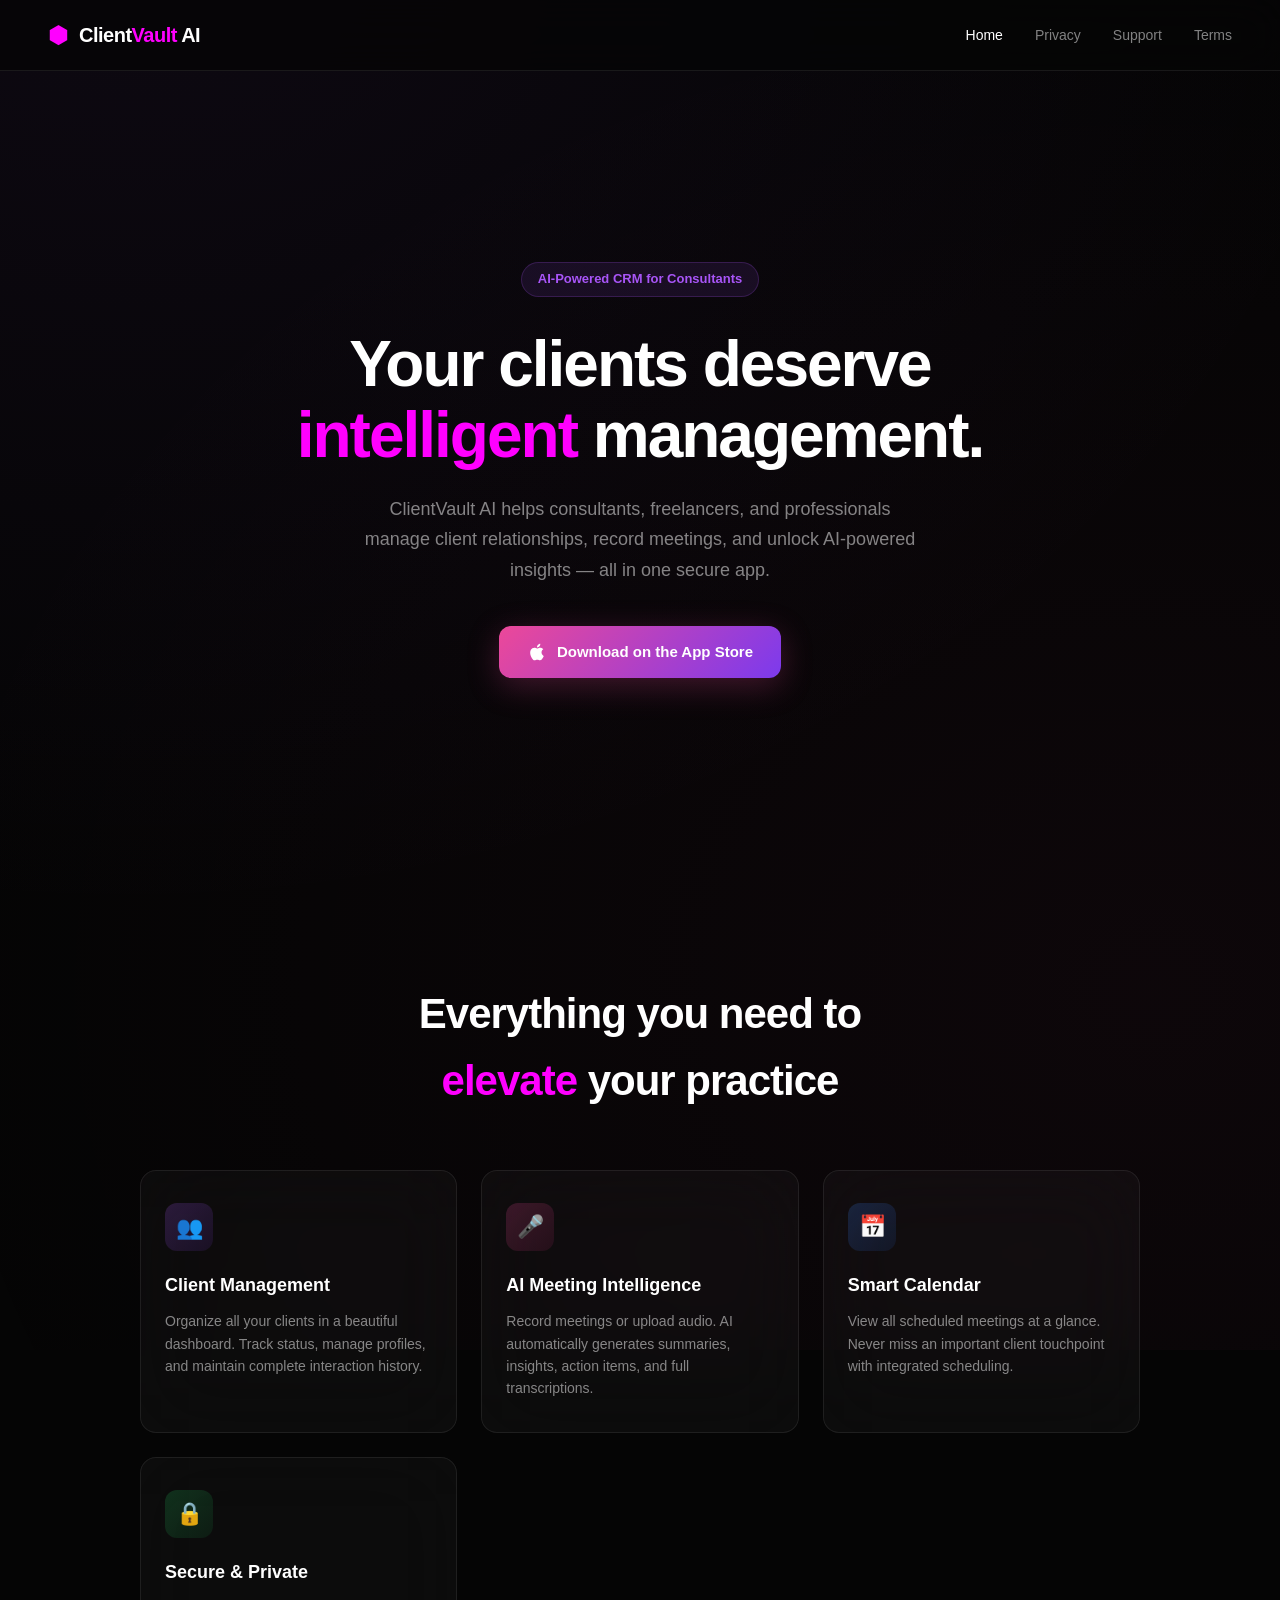
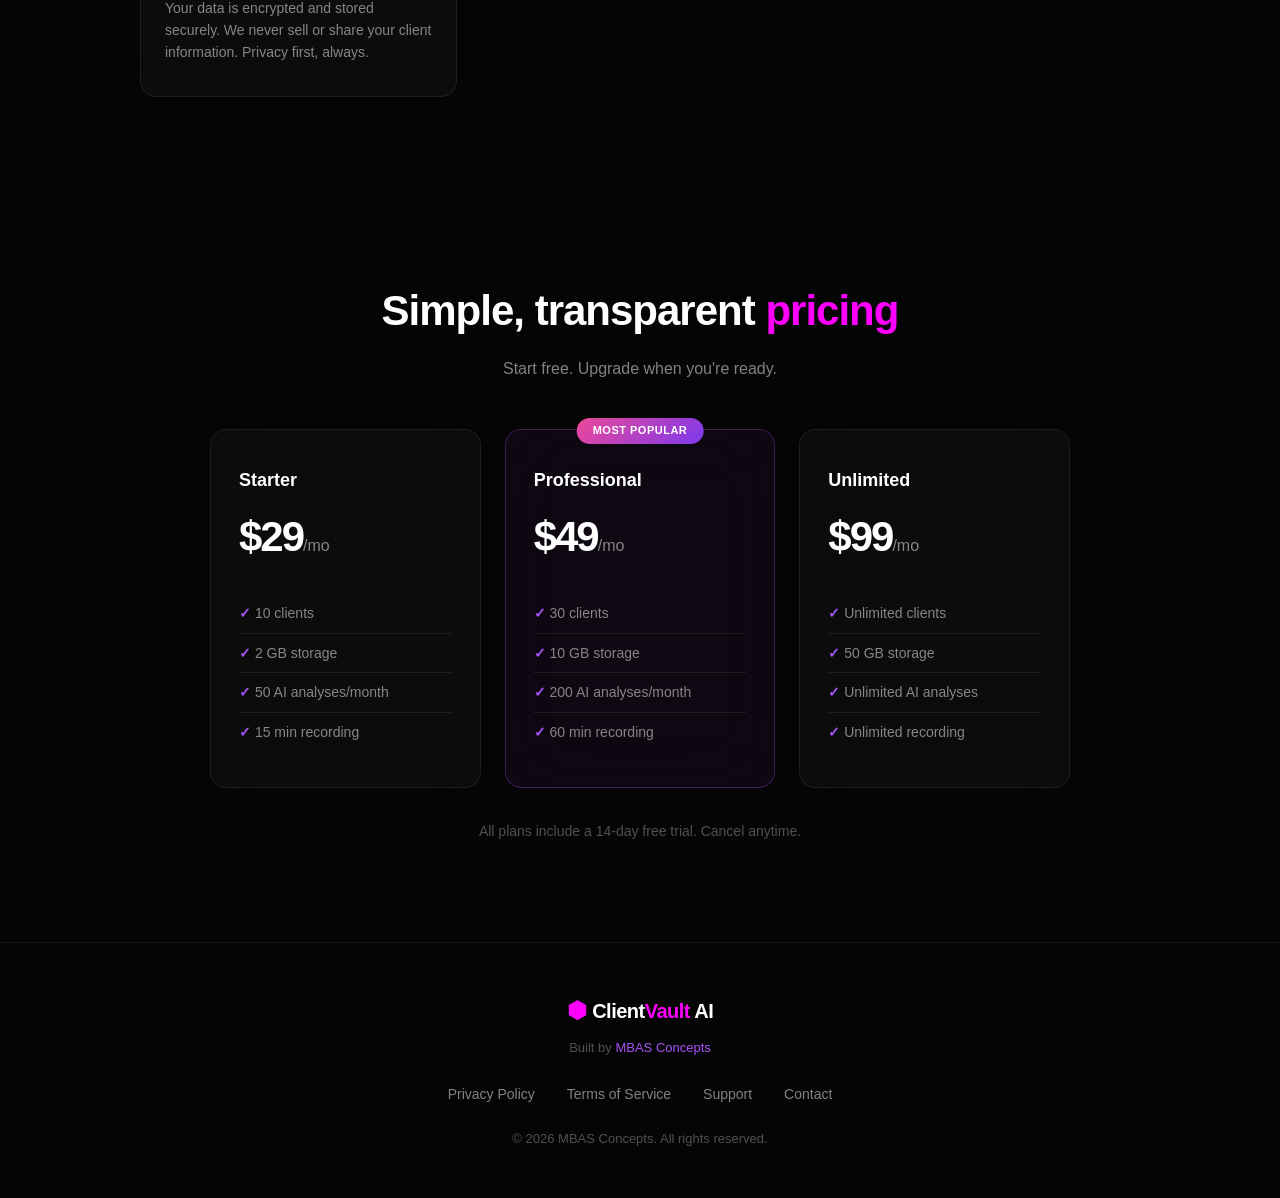
<file: index.html>
<!DOCTYPE html>
<html lang="en">
<head>
    <meta charset="UTF-8">
    <meta name="viewport" content="width=device-width, initial-scale=1.0">
    <title>ClientVault AI — AI-Powered Client Management</title>
    <link rel="stylesheet" href="style.css">
    <link rel="icon" type="image/png" href="favicon.png">
</head>
<body>
    <nav class="navbar">
        <div class="nav-brand">
            <span class="logo-icon">&#x2B22;</span>
            <span class="logo-text">Client<span class="accent">Vault</span> AI</span>
        </div>
        <div class="nav-links">
            <a href="index.html" class="active">Home</a>
            <a href="privacy.html">Privacy</a>
            <a href="support.html">Support</a>
            <a href="terms.html">Terms</a>
        </div>
    </nav>

    <main>
        <section class="hero">
            <div class="hero-content">
                <div class="badge">AI-Powered CRM for Consultants</div>
                <h1>Your clients deserve<br><span class="accent">intelligent</span> management.</h1>
                <p class="hero-subtitle">ClientVault AI helps consultants, freelancers, and professionals manage client relationships, record meetings, and unlock AI-powered insights — all in one secure app.</p>
                <div class="hero-buttons">
                    <a href="https://apps.apple.com/app/clientvault-ai/id6759157406" class="btn btn-primary">
                        <svg width="20" height="20" viewBox="0 0 24 24" fill="currentColor"><path d="M18.71 19.5c-.83 1.24-1.71 2.45-3.05 2.47-1.34.03-1.77-.79-3.29-.79-1.53 0-2 .77-3.27.82-1.31.05-2.3-1.32-3.14-2.53C4.25 17 2.94 12.45 4.7 9.39c.87-1.52 2.43-2.48 4.12-2.51 1.28-.02 2.5.87 3.29.87.78 0 2.26-1.07 3.8-.91.65.03 2.47.26 3.64 1.98-.09.06-2.17 1.28-2.15 3.81.03 3.02 2.65 4.03 2.68 4.04-.03.07-.42 1.44-1.38 2.83M13 3.5c.73-.83 1.94-1.46 2.94-1.5.13 1.17-.34 2.35-1.04 3.19-.69.85-1.83 1.51-2.95 1.42-.15-1.15.41-2.35 1.05-3.11z"/></svg>
                        Download on the App Store
                    </a>
                </div>
            </div>
        </section>

        <section class="features">
            <h2>Everything you need to<br><span class="accent">elevate</span> your practice</h2>
            <div class="features-grid">
                <div class="feature-card glass">
                    <div class="feature-icon" style="background: linear-gradient(135deg, rgba(168,85,247,0.2), rgba(124,58,237,0.1));">
                        <span>&#x1F465;</span>
                    </div>
                    <h3>Client Management</h3>
                    <p>Organize all your clients in a beautiful dashboard. Track status, manage profiles, and maintain complete interaction history.</p>
                </div>
                <div class="feature-card glass">
                    <div class="feature-icon" style="background: linear-gradient(135deg, rgba(236,72,153,0.2), rgba(219,39,119,0.1));">
                        <span>&#x1F3A4;</span>
                    </div>
                    <h3>AI Meeting Intelligence</h3>
                    <p>Record meetings or upload audio. AI automatically generates summaries, insights, action items, and full transcriptions.</p>
                </div>
                <div class="feature-card glass">
                    <div class="feature-icon" style="background: linear-gradient(135deg, rgba(59,130,246,0.2), rgba(37,99,235,0.1));">
                        <span>&#x1F4C5;</span>
                    </div>
                    <h3>Smart Calendar</h3>
                    <p>View all scheduled meetings at a glance. Never miss an important client touchpoint with integrated scheduling.</p>
                </div>
                <div class="feature-card glass">
                    <div class="feature-icon" style="background: linear-gradient(135deg, rgba(34,197,94,0.2), rgba(22,163,74,0.1));">
                        <span>&#x1F512;</span>
                    </div>
                    <h3>Secure & Private</h3>
                    <p>Your data is encrypted and stored securely. We never sell or share your client information. Privacy first, always.</p>
                </div>
            </div>
        </section>

        <section class="pricing">
            <h2>Simple, transparent <span class="accent">pricing</span></h2>
            <p class="pricing-subtitle">Start free. Upgrade when you're ready.</p>
            <div class="pricing-grid">
                <div class="pricing-card glass">
                    <h3>Starter</h3>
                    <div class="price">$29<span>/mo</span></div>
                    <ul>
                        <li>10 clients</li>
                        <li>2 GB storage</li>
                        <li>50 AI analyses/month</li>
                        <li>15 min recording</li>
                    </ul>
                </div>
                <div class="pricing-card glass popular">
                    <div class="popular-badge">Most Popular</div>
                    <h3>Professional</h3>
                    <div class="price">$49<span>/mo</span></div>
                    <ul>
                        <li>30 clients</li>
                        <li>10 GB storage</li>
                        <li>200 AI analyses/month</li>
                        <li>60 min recording</li>
                    </ul>
                </div>
                <div class="pricing-card glass">
                    <h3>Unlimited</h3>
                    <div class="price">$99<span>/mo</span></div>
                    <ul>
                        <li>Unlimited clients</li>
                        <li>50 GB storage</li>
                        <li>Unlimited AI analyses</li>
                        <li>Unlimited recording</li>
                    </ul>
                </div>
            </div>
            <p class="trial-note">All plans include a 14-day free trial. Cancel anytime.</p>
        </section>
    </main>

    <footer>
        <div class="footer-content">
            <div class="footer-brand">
                <span class="logo-icon">&#x2B22;</span>
                <span class="logo-text">Client<span class="accent">Vault</span> AI</span>
                <p class="footer-byline">Built by <a href="https://mbas-concepts.com" target="_blank">MBAS Concepts</a></p>
            </div>
            <div class="footer-links">
                <a href="privacy.html">Privacy Policy</a>
                <a href="terms.html">Terms of Service</a>
                <a href="support.html">Support</a>
                <a href="mailto:admin@mbas-concepts.com">Contact</a>
            </div>
            <p class="copyright">&copy; 2026 MBAS Concepts. All rights reserved.</p>
        </div>
    </footer>
</body>
</html>
</file>
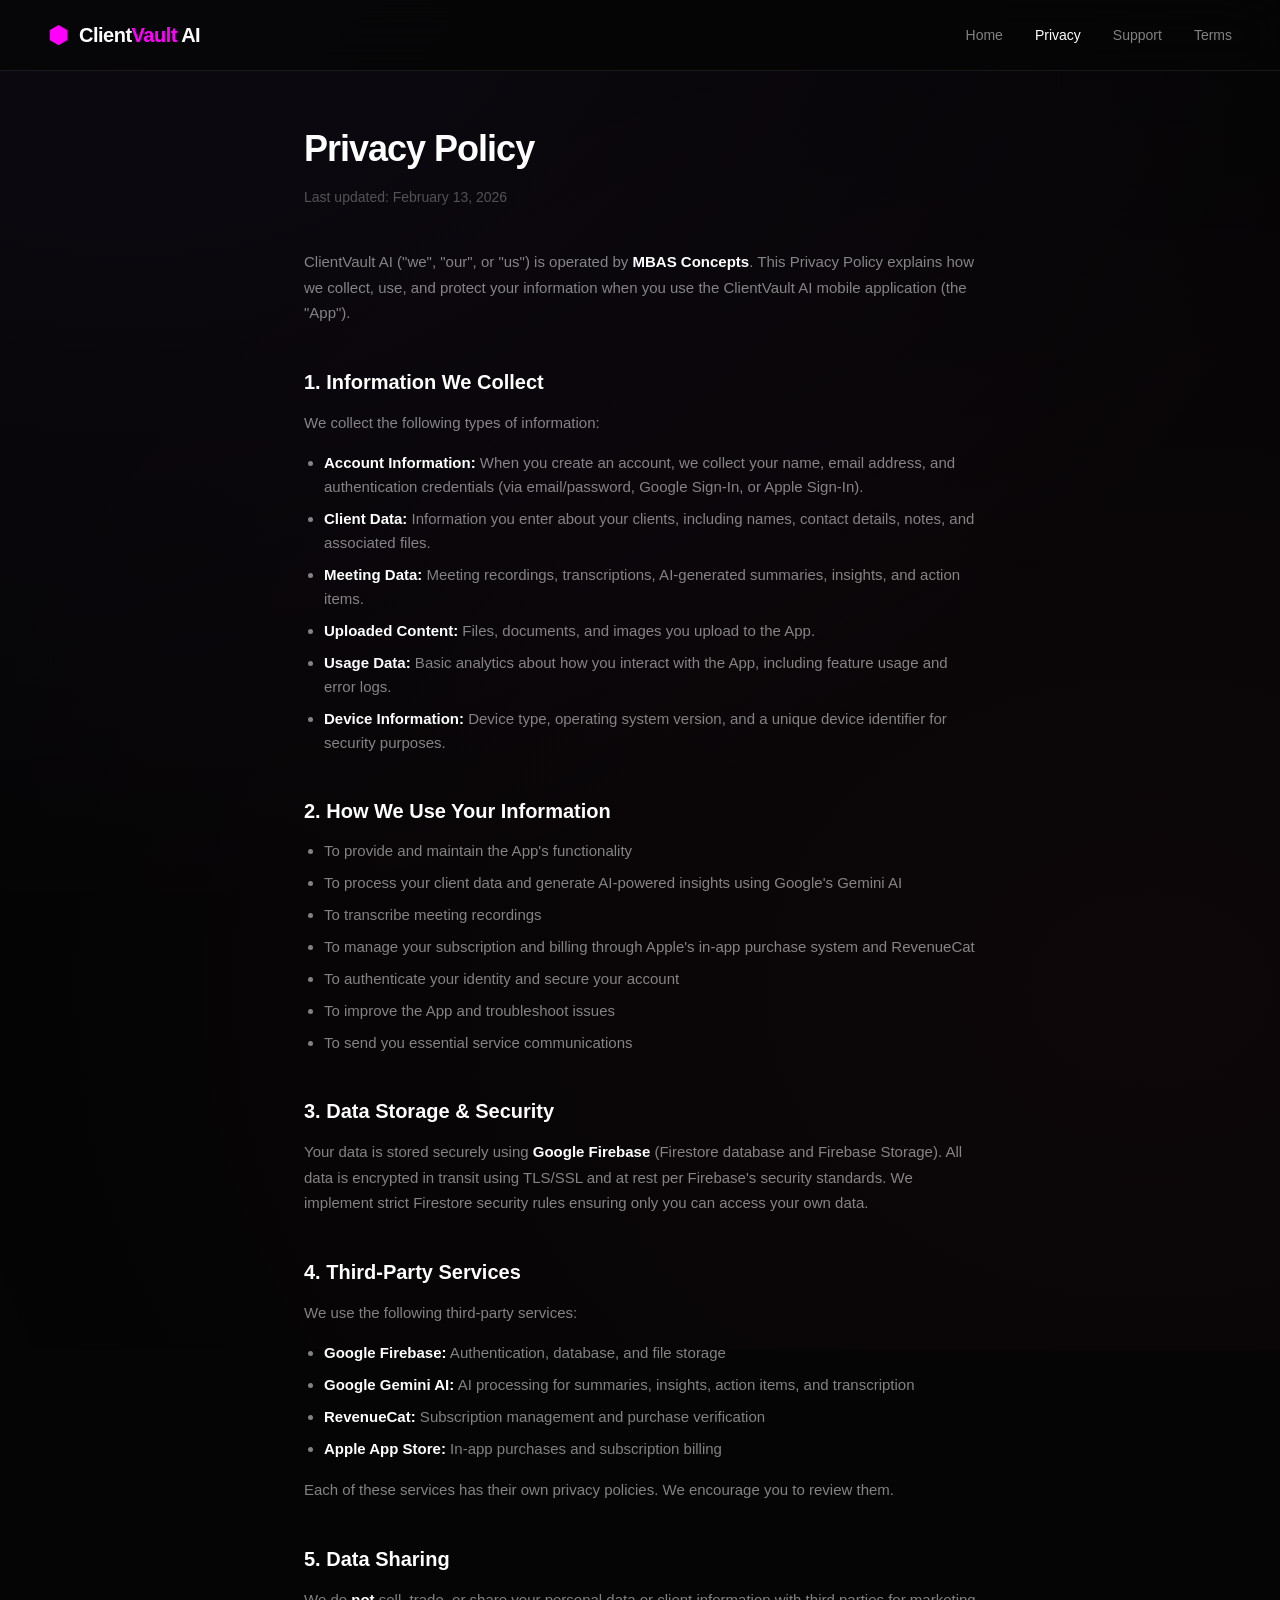
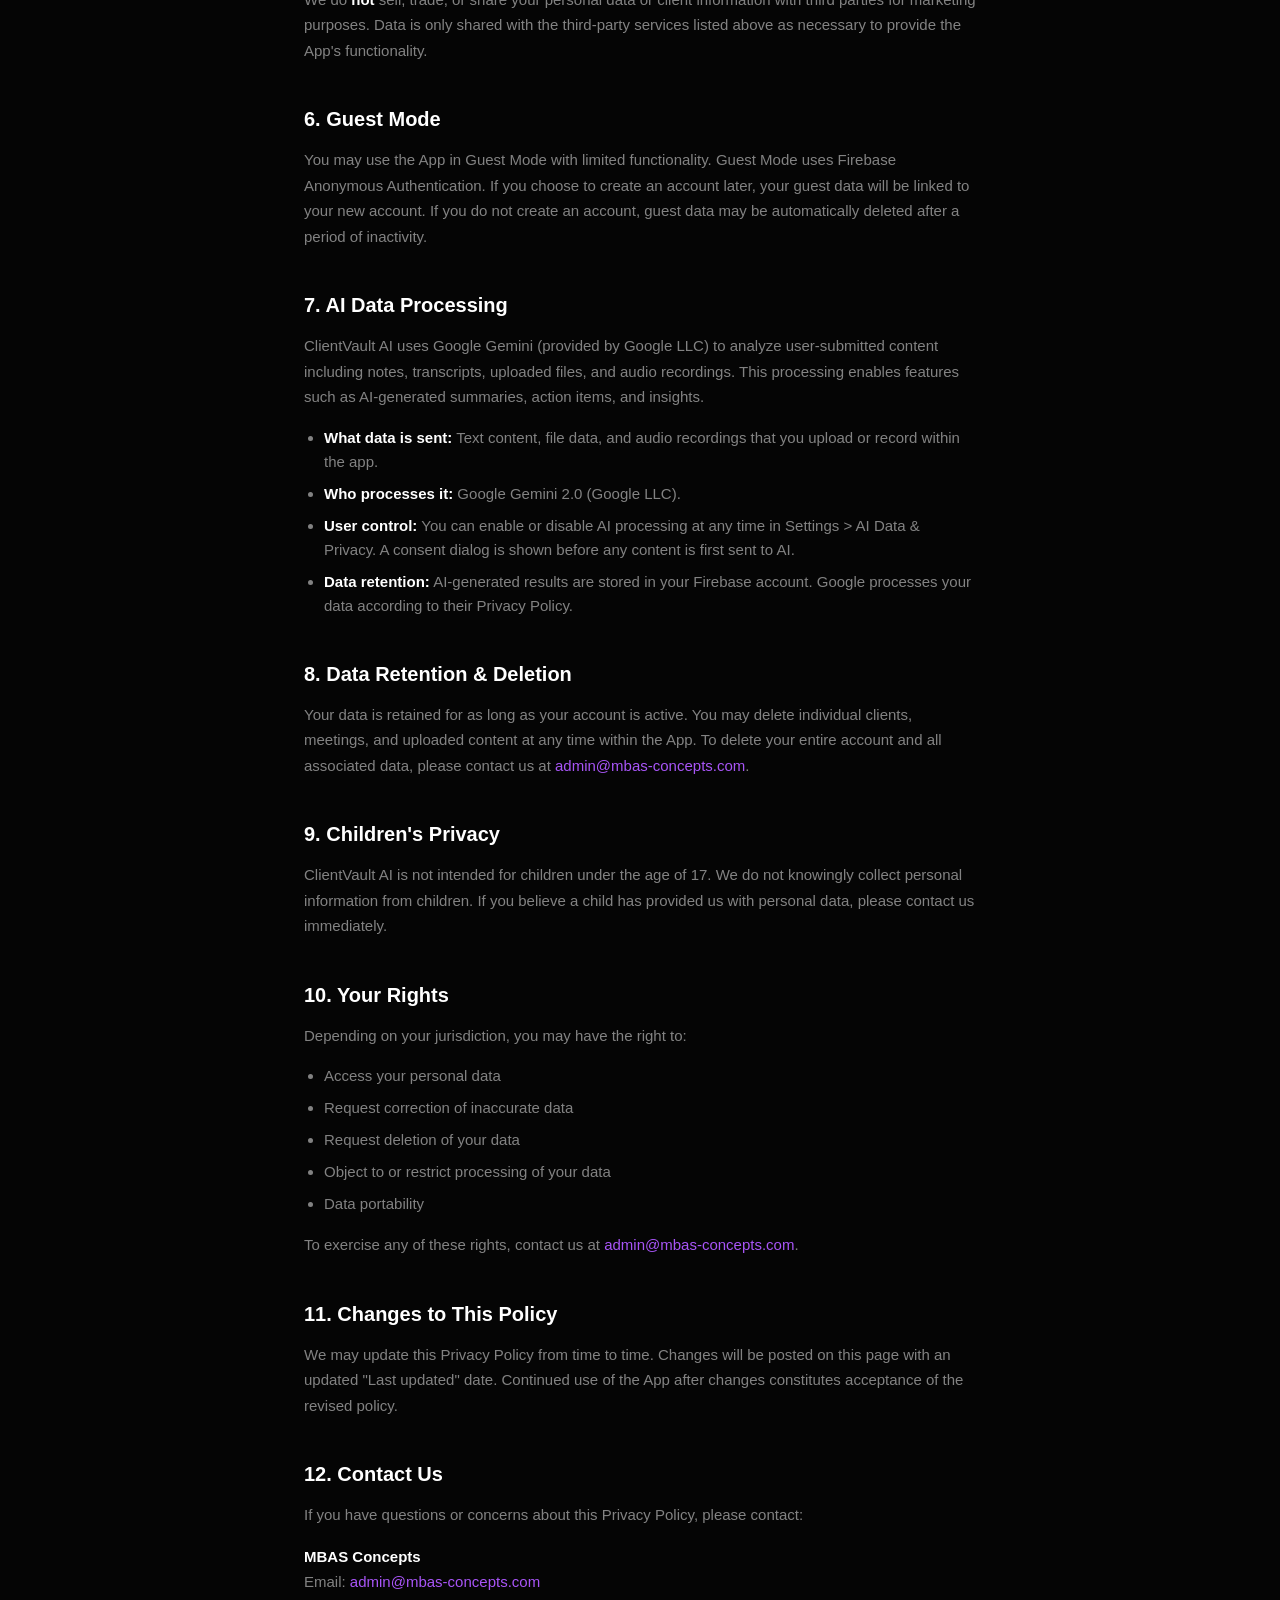
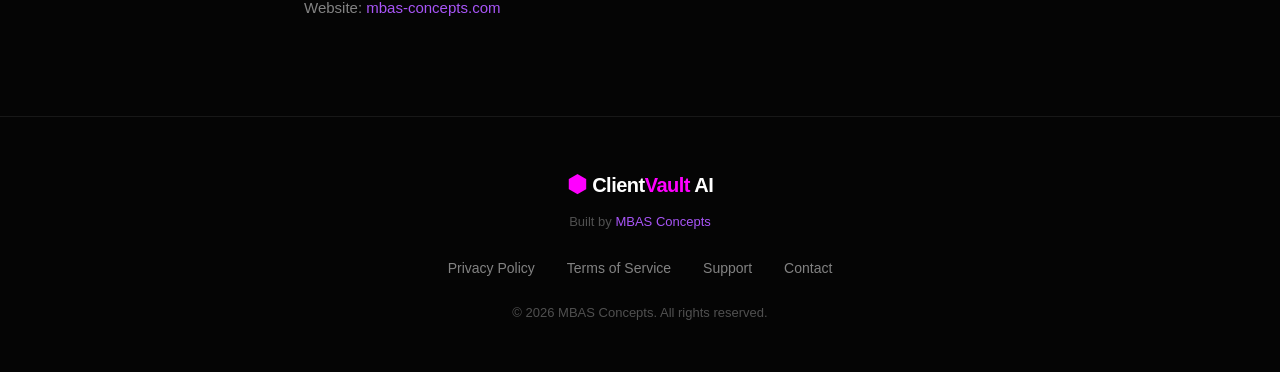
<file: privacy.html>
<!DOCTYPE html>
<html lang="en">
<head>
    <meta charset="UTF-8">
    <meta name="viewport" content="width=device-width, initial-scale=1.0">
    <title>Privacy Policy — ClientVault AI</title>
    <link rel="stylesheet" href="style.css">
    <link rel="icon" type="image/png" href="favicon.png">
</head>
<body>
    <nav class="navbar">
        <div class="nav-brand">
            <a href="index.html" style="display:flex;align-items:center;gap:10px;text-decoration:none;color:inherit;">
                <span class="logo-icon">&#x2B22;</span>
                <span class="logo-text">Client<span class="accent">Vault</span> AI</span>
            </a>
        </div>
        <div class="nav-links">
            <a href="index.html">Home</a>
            <a href="privacy.html" class="active">Privacy</a>
            <a href="support.html">Support</a>
            <a href="terms.html">Terms</a>
        </div>
    </nav>

    <div class="page-content">
        <h1>Privacy Policy</h1>
        <p class="date">Last updated: February 13, 2026</p>

        <p>ClientVault AI ("we", "our", or "us") is operated by <strong>MBAS Concepts</strong>. This Privacy Policy explains how we collect, use, and protect your information when you use the ClientVault AI mobile application (the "App").</p>

        <h2>1. Information We Collect</h2>
        <p>We collect the following types of information:</p>
        <ul>
            <li><strong>Account Information:</strong> When you create an account, we collect your name, email address, and authentication credentials (via email/password, Google Sign-In, or Apple Sign-In).</li>
            <li><strong>Client Data:</strong> Information you enter about your clients, including names, contact details, notes, and associated files.</li>
            <li><strong>Meeting Data:</strong> Meeting recordings, transcriptions, AI-generated summaries, insights, and action items.</li>
            <li><strong>Uploaded Content:</strong> Files, documents, and images you upload to the App.</li>
            <li><strong>Usage Data:</strong> Basic analytics about how you interact with the App, including feature usage and error logs.</li>
            <li><strong>Device Information:</strong> Device type, operating system version, and a unique device identifier for security purposes.</li>
        </ul>

        <h2>2. How We Use Your Information</h2>
        <ul>
            <li>To provide and maintain the App's functionality</li>
            <li>To process your client data and generate AI-powered insights using Google's Gemini AI</li>
            <li>To transcribe meeting recordings</li>
            <li>To manage your subscription and billing through Apple's in-app purchase system and RevenueCat</li>
            <li>To authenticate your identity and secure your account</li>
            <li>To improve the App and troubleshoot issues</li>
            <li>To send you essential service communications</li>
        </ul>

        <h2>3. Data Storage & Security</h2>
        <p>Your data is stored securely using <strong>Google Firebase</strong> (Firestore database and Firebase Storage). All data is encrypted in transit using TLS/SSL and at rest per Firebase's security standards. We implement strict Firestore security rules ensuring only you can access your own data.</p>

        <h2>4. Third-Party Services</h2>
        <p>We use the following third-party services:</p>
        <ul>
            <li><strong>Google Firebase:</strong> Authentication, database, and file storage</li>
            <li><strong>Google Gemini AI:</strong> AI processing for summaries, insights, action items, and transcription</li>
            <li><strong>RevenueCat:</strong> Subscription management and purchase verification</li>
            <li><strong>Apple App Store:</strong> In-app purchases and subscription billing</li>
        </ul>
        <p>Each of these services has their own privacy policies. We encourage you to review them.</p>

        <h2>5. Data Sharing</h2>
        <p>We do <strong>not</strong> sell, trade, or share your personal data or client information with third parties for marketing purposes. Data is only shared with the third-party services listed above as necessary to provide the App's functionality.</p>

        <h2>6. Guest Mode</h2>
        <p>You may use the App in Guest Mode with limited functionality. Guest Mode uses Firebase Anonymous Authentication. If you choose to create an account later, your guest data will be linked to your new account. If you do not create an account, guest data may be automatically deleted after a period of inactivity.</p>

        <h2>7. AI Data Processing</h2>
        <p>ClientVault AI uses Google Gemini (provided by Google LLC) to analyze user-submitted content including notes, transcripts, uploaded files, and audio recordings. This processing enables features such as AI-generated summaries, action items, and insights.</p>
        <ul>
            <li><strong>What data is sent:</strong> Text content, file data, and audio recordings that you upload or record within the app.</li>
            <li><strong>Who processes it:</strong> Google Gemini 2.0 (Google LLC).</li>
            <li><strong>User control:</strong> You can enable or disable AI processing at any time in Settings > AI Data & Privacy. A consent dialog is shown before any content is first sent to AI.</li>
            <li><strong>Data retention:</strong> AI-generated results are stored in your Firebase account. Google processes your data according to their Privacy Policy.</li>
        </ul>

        <h2>8. Data Retention & Deletion</h2>
        <p>Your data is retained for as long as your account is active. You may delete individual clients, meetings, and uploaded content at any time within the App. To delete your entire account and all associated data, please contact us at <a href="mailto:admin@mbas-concepts.com">admin@mbas-concepts.com</a>.</p>

        <h2>9. Children's Privacy</h2>
        <p>ClientVault AI is not intended for children under the age of 17. We do not knowingly collect personal information from children. If you believe a child has provided us with personal data, please contact us immediately.</p>

        <h2>10. Your Rights</h2>
        <p>Depending on your jurisdiction, you may have the right to:</p>
        <ul>
            <li>Access your personal data</li>
            <li>Request correction of inaccurate data</li>
            <li>Request deletion of your data</li>
            <li>Object to or restrict processing of your data</li>
            <li>Data portability</li>
        </ul>
        <p>To exercise any of these rights, contact us at <a href="mailto:admin@mbas-concepts.com">admin@mbas-concepts.com</a>.</p>

        <h2>11. Changes to This Policy</h2>
        <p>We may update this Privacy Policy from time to time. Changes will be posted on this page with an updated "Last updated" date. Continued use of the App after changes constitutes acceptance of the revised policy.</p>

        <h2>12. Contact Us</h2>
        <p>If you have questions or concerns about this Privacy Policy, please contact:</p>
        <p>
            <strong>MBAS Concepts</strong><br>
            Email: <a href="mailto:admin@mbas-concepts.com">admin@mbas-concepts.com</a><br>
            Website: <a href="https://mbas-concepts.com" target="_blank">mbas-concepts.com</a>
        </p>
    </div>

    <footer>
        <div class="footer-content">
            <div class="footer-brand">
                <span class="logo-icon">&#x2B22;</span>
                <span class="logo-text">Client<span class="accent">Vault</span> AI</span>
                <p class="footer-byline">Built by <a href="https://mbas-concepts.com" target="_blank">MBAS Concepts</a></p>
            </div>
            <div class="footer-links">
                <a href="privacy.html">Privacy Policy</a>
                <a href="terms.html">Terms of Service</a>
                <a href="support.html">Support</a>
                <a href="mailto:admin@mbas-concepts.com">Contact</a>
            </div>
            <p class="copyright">&copy; 2026 MBAS Concepts. All rights reserved.</p>
        </div>
    </footer>
</body>
</html>
</file>
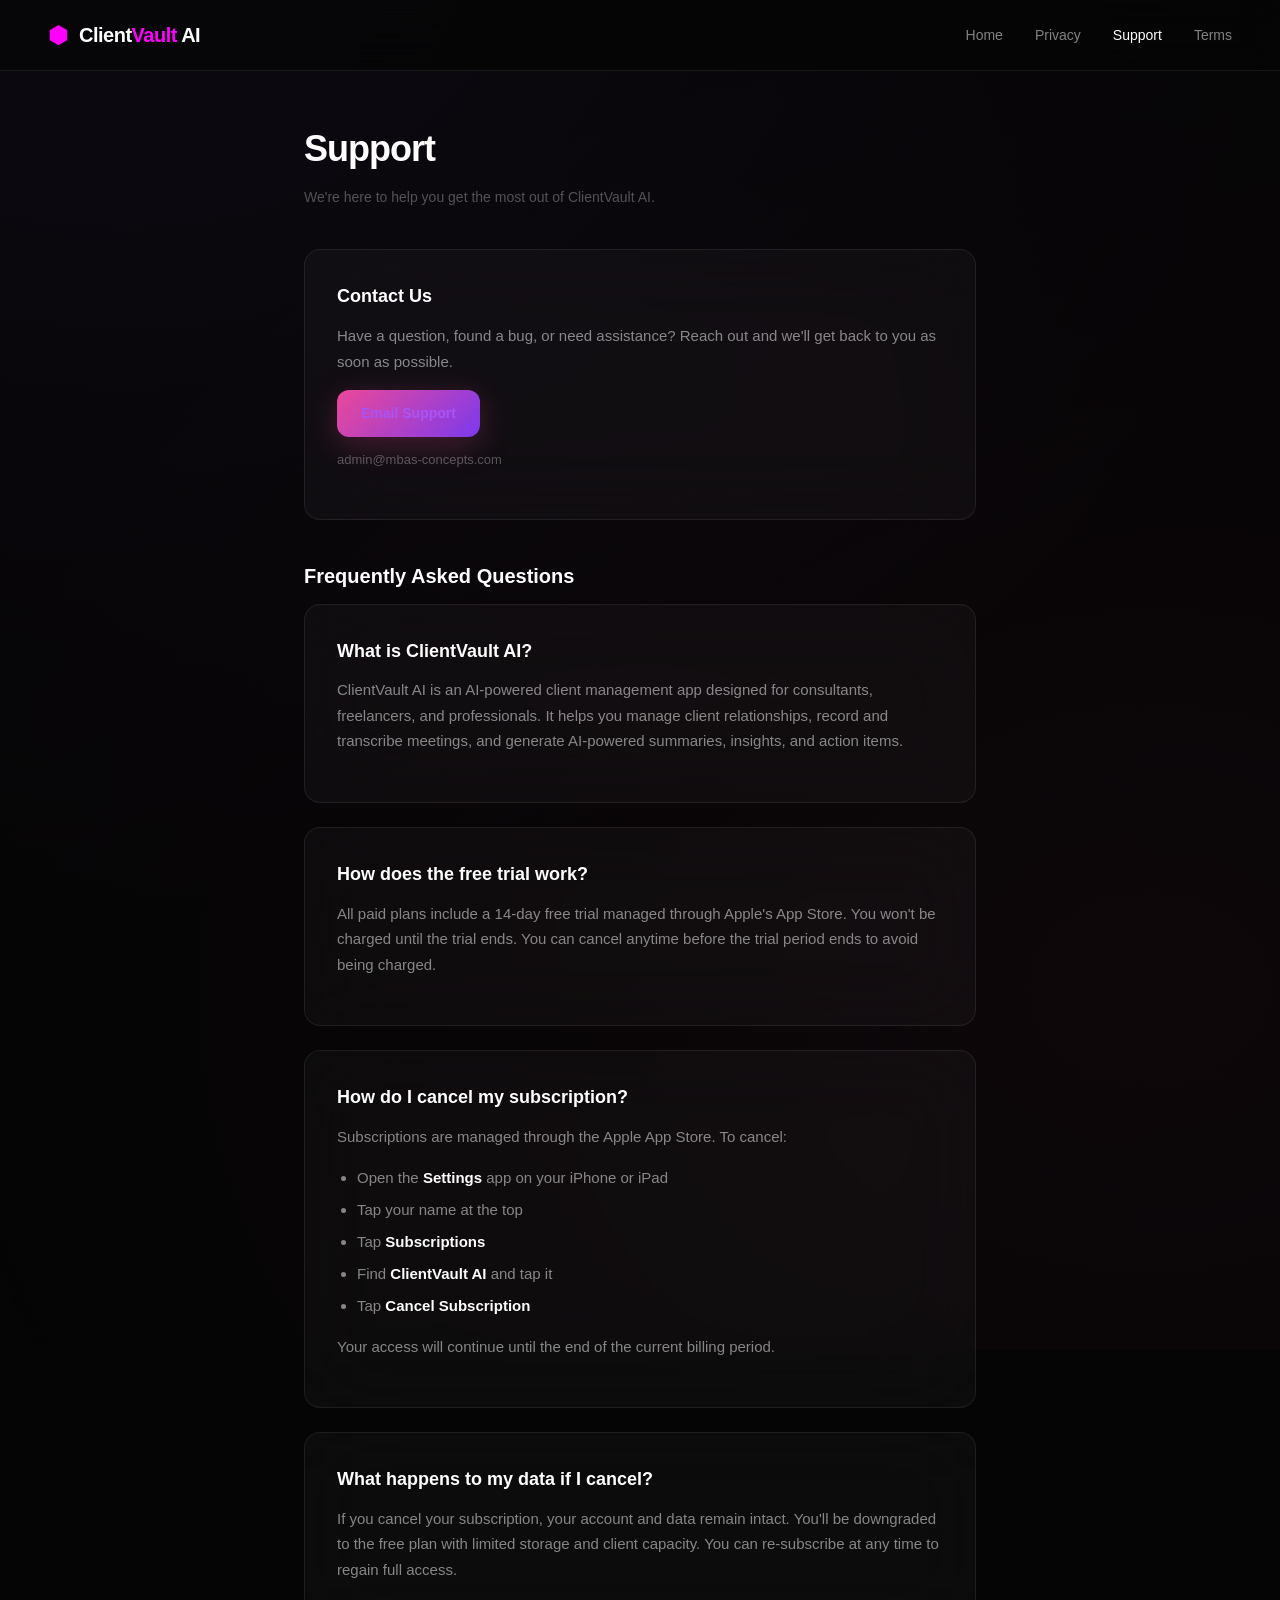
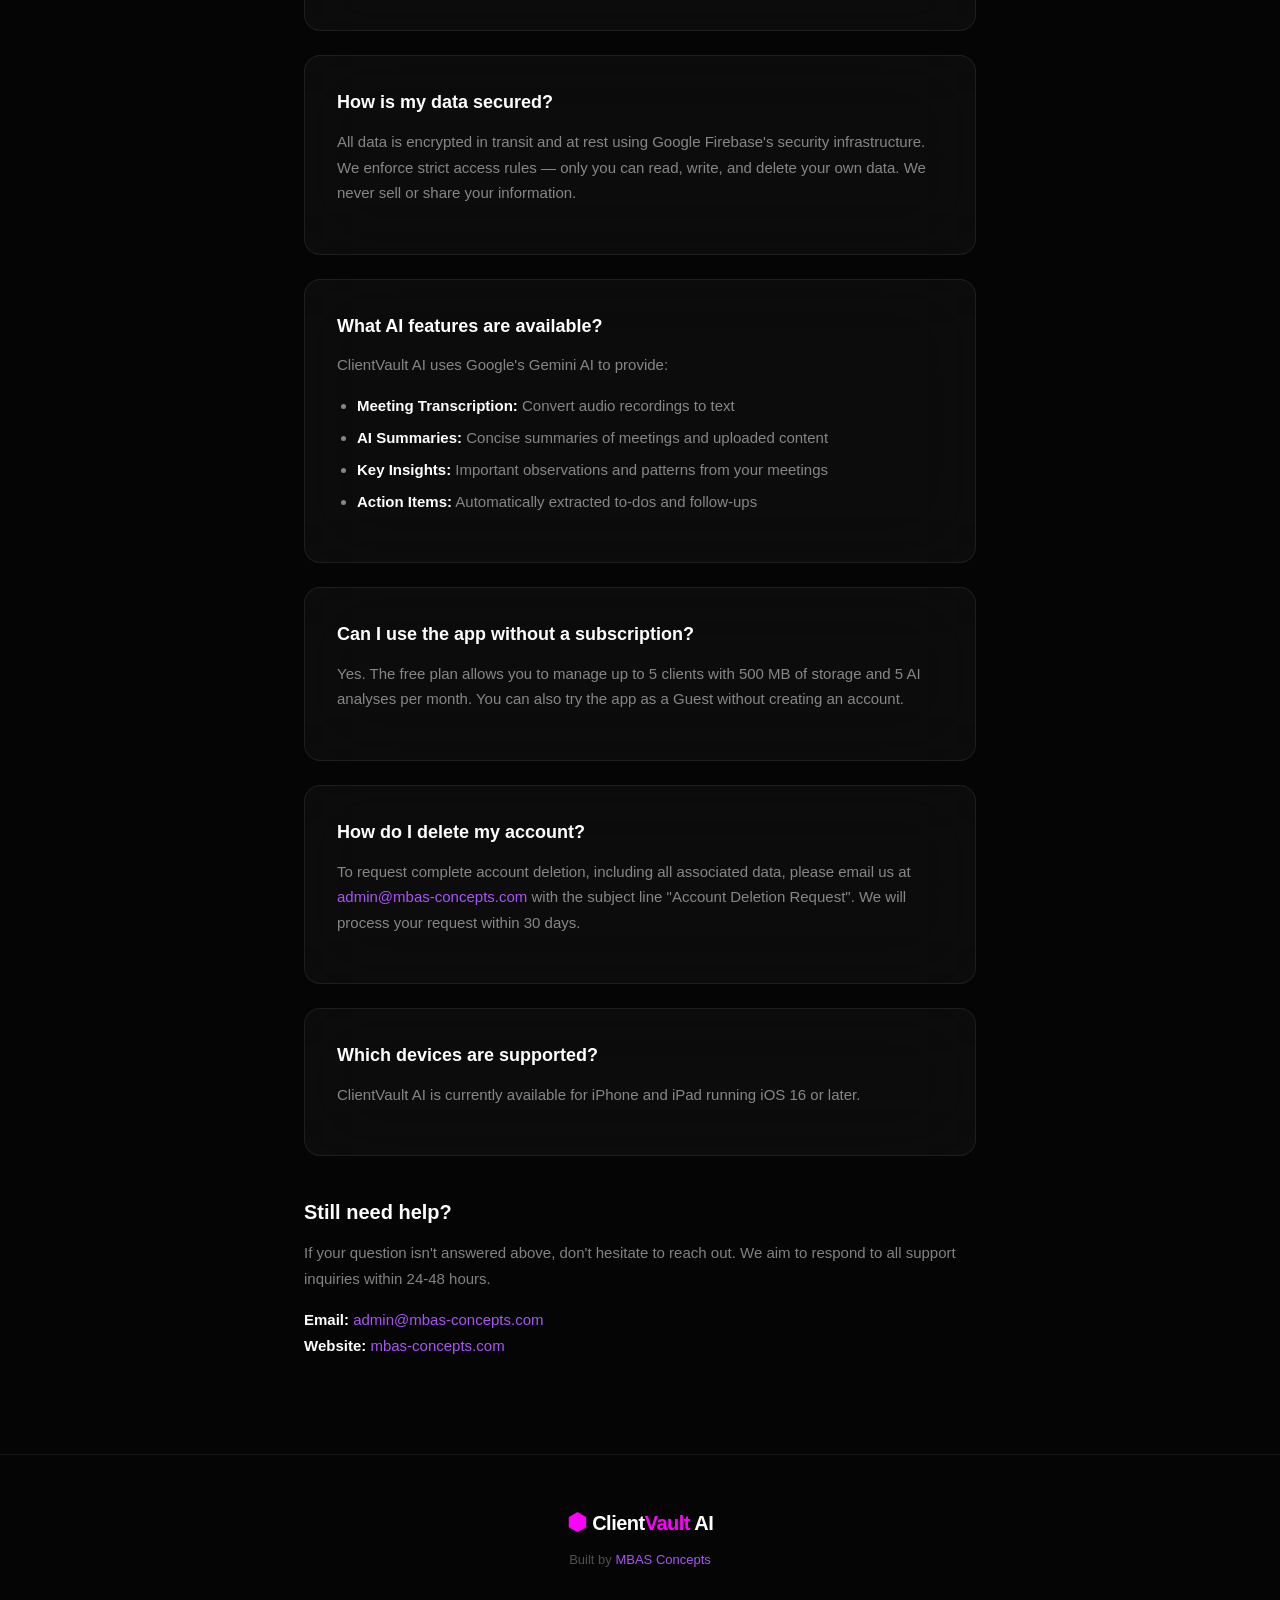
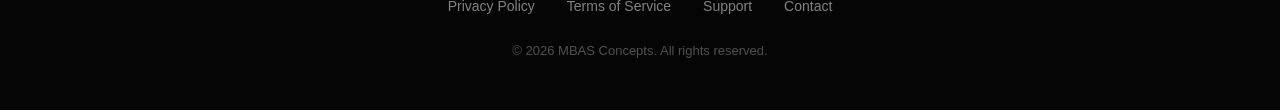
<file: support.html>
<!DOCTYPE html>
<html lang="en">
<head>
    <meta charset="UTF-8">
    <meta name="viewport" content="width=device-width, initial-scale=1.0">
    <title>Support — ClientVault AI</title>
    <link rel="stylesheet" href="style.css">
    <link rel="icon" type="image/png" href="favicon.png">
</head>
<body>
    <nav class="navbar">
        <div class="nav-brand">
            <a href="index.html" style="display:flex;align-items:center;gap:10px;text-decoration:none;color:inherit;">
                <span class="logo-icon">&#x2B22;</span>
                <span class="logo-text">Client<span class="accent">Vault</span> AI</span>
            </a>
        </div>
        <div class="nav-links">
            <a href="index.html">Home</a>
            <a href="privacy.html">Privacy</a>
            <a href="support.html" class="active">Support</a>
            <a href="terms.html">Terms</a>
        </div>
    </nav>

    <div class="page-content">
        <h1>Support</h1>
        <p class="date">We're here to help you get the most out of ClientVault AI.</p>

        <div class="support-card glass">
            <h3>Contact Us</h3>
            <p>Have a question, found a bug, or need assistance? Reach out and we'll get back to you as soon as possible.</p>
            <a href="mailto:admin@mbas-concepts.com" class="btn btn-primary">
                Email Support
            </a>
            <p style="margin-top: 12px; font-size: 13px; color: var(--text-muted);">admin@mbas-concepts.com</p>
        </div>

        <h2>Frequently Asked Questions</h2>

        <div class="support-card glass">
            <h3>What is ClientVault AI?</h3>
            <p>ClientVault AI is an AI-powered client management app designed for consultants, freelancers, and professionals. It helps you manage client relationships, record and transcribe meetings, and generate AI-powered summaries, insights, and action items.</p>
        </div>

        <div class="support-card glass">
            <h3>How does the free trial work?</h3>
            <p>All paid plans include a 14-day free trial managed through Apple's App Store. You won't be charged until the trial ends. You can cancel anytime before the trial period ends to avoid being charged.</p>
        </div>

        <div class="support-card glass">
            <h3>How do I cancel my subscription?</h3>
            <p>Subscriptions are managed through the Apple App Store. To cancel:</p>
            <ul>
                <li>Open the <strong>Settings</strong> app on your iPhone or iPad</li>
                <li>Tap your name at the top</li>
                <li>Tap <strong>Subscriptions</strong></li>
                <li>Find <strong>ClientVault AI</strong> and tap it</li>
                <li>Tap <strong>Cancel Subscription</strong></li>
            </ul>
            <p>Your access will continue until the end of the current billing period.</p>
        </div>

        <div class="support-card glass">
            <h3>What happens to my data if I cancel?</h3>
            <p>If you cancel your subscription, your account and data remain intact. You'll be downgraded to the free plan with limited storage and client capacity. You can re-subscribe at any time to regain full access.</p>
        </div>

        <div class="support-card glass">
            <h3>How is my data secured?</h3>
            <p>All data is encrypted in transit and at rest using Google Firebase's security infrastructure. We enforce strict access rules — only you can read, write, and delete your own data. We never sell or share your information.</p>
        </div>

        <div class="support-card glass">
            <h3>What AI features are available?</h3>
            <p>ClientVault AI uses Google's Gemini AI to provide:</p>
            <ul>
                <li><strong>Meeting Transcription:</strong> Convert audio recordings to text</li>
                <li><strong>AI Summaries:</strong> Concise summaries of meetings and uploaded content</li>
                <li><strong>Key Insights:</strong> Important observations and patterns from your meetings</li>
                <li><strong>Action Items:</strong> Automatically extracted to-dos and follow-ups</li>
            </ul>
        </div>

        <div class="support-card glass">
            <h3>Can I use the app without a subscription?</h3>
            <p>Yes. The free plan allows you to manage up to 5 clients with 500 MB of storage and 5 AI analyses per month. You can also try the app as a Guest without creating an account.</p>
        </div>

        <div class="support-card glass">
            <h3>How do I delete my account?</h3>
            <p>To request complete account deletion, including all associated data, please email us at <a href="mailto:admin@mbas-concepts.com">admin@mbas-concepts.com</a> with the subject line "Account Deletion Request". We will process your request within 30 days.</p>
        </div>

        <div class="support-card glass">
            <h3>Which devices are supported?</h3>
            <p>ClientVault AI is currently available for iPhone and iPad running iOS 16 or later.</p>
        </div>

        <h2>Still need help?</h2>
        <p>If your question isn't answered above, don't hesitate to reach out. We aim to respond to all support inquiries within 24-48 hours.</p>
        <p>
            <strong>Email:</strong> <a href="mailto:admin@mbas-concepts.com">admin@mbas-concepts.com</a><br>
            <strong>Website:</strong> <a href="https://mbas-concepts.com" target="_blank">mbas-concepts.com</a>
        </p>
    </div>

    <footer>
        <div class="footer-content">
            <div class="footer-brand">
                <span class="logo-icon">&#x2B22;</span>
                <span class="logo-text">Client<span class="accent">Vault</span> AI</span>
                <p class="footer-byline">Built by <a href="https://mbas-concepts.com" target="_blank">MBAS Concepts</a></p>
            </div>
            <div class="footer-links">
                <a href="privacy.html">Privacy Policy</a>
                <a href="terms.html">Terms of Service</a>
                <a href="support.html">Support</a>
                <a href="mailto:admin@mbas-concepts.com">Contact</a>
            </div>
            <p class="copyright">&copy; 2026 MBAS Concepts. All rights reserved.</p>
        </div>
    </footer>
</body>
</html>
</file>
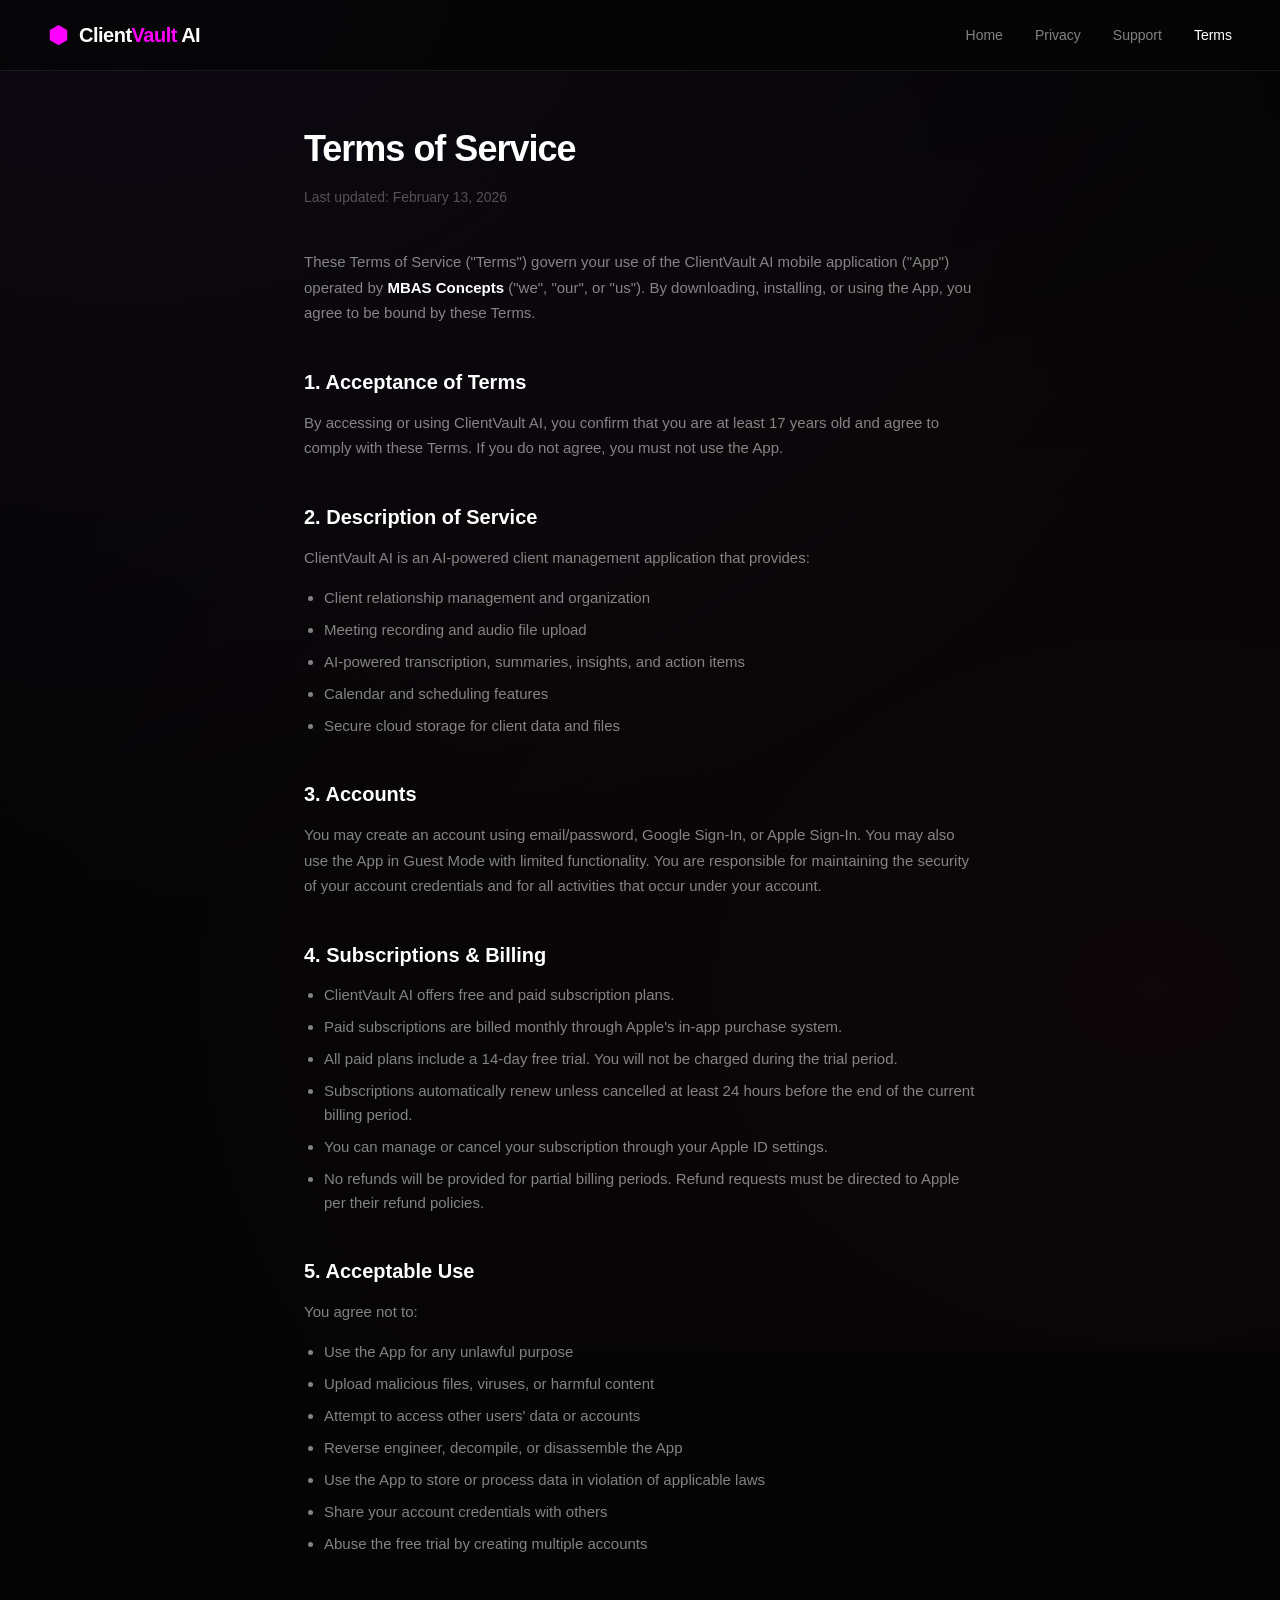
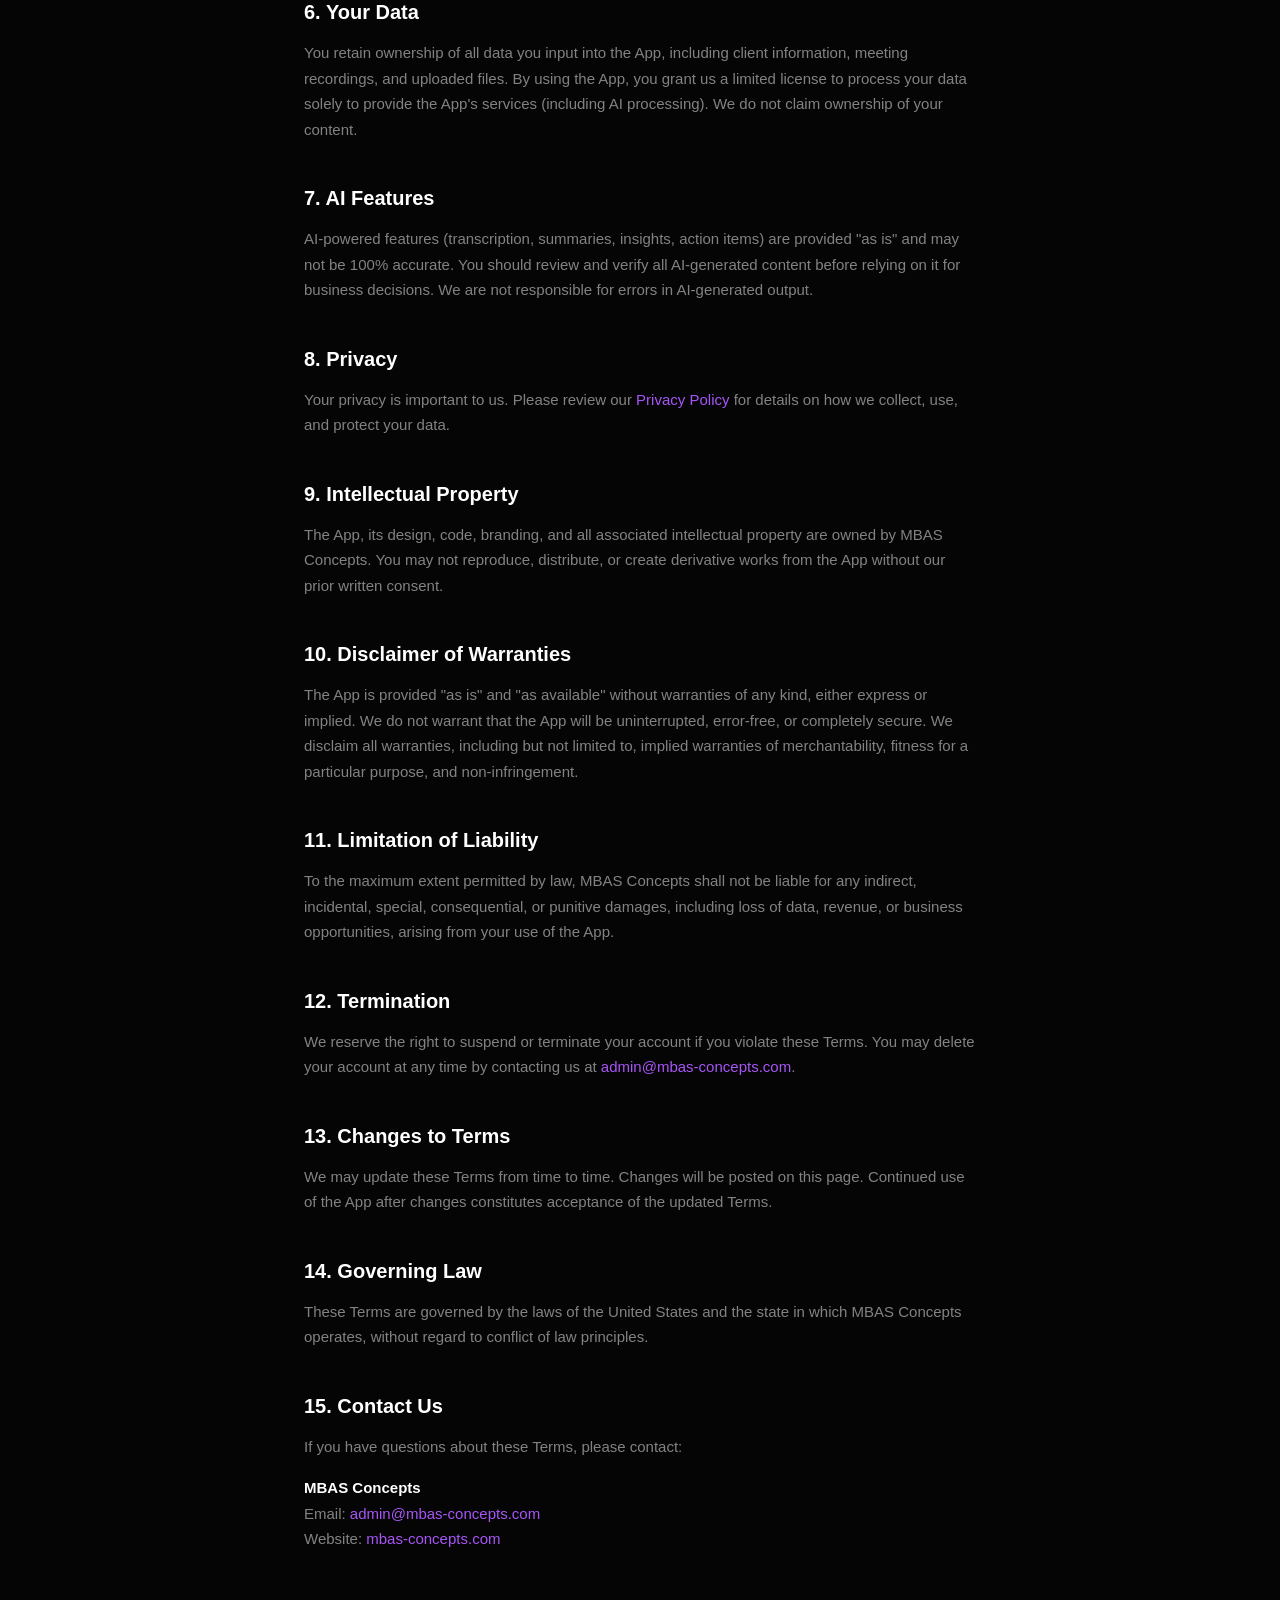
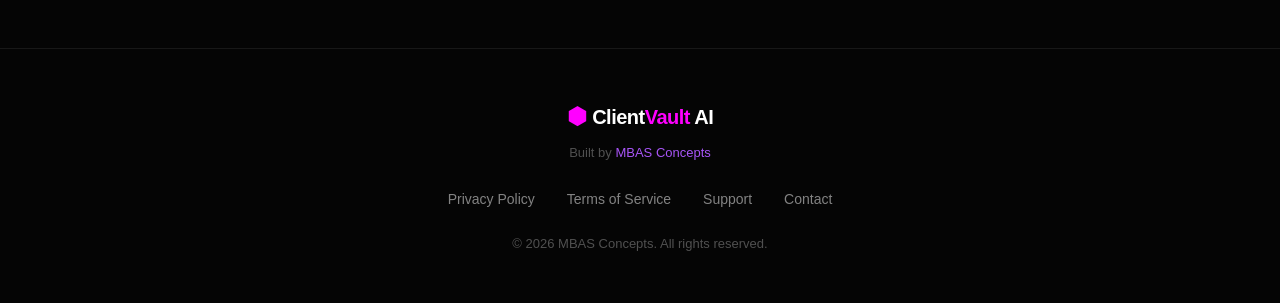
<file: terms.html>
<!DOCTYPE html>
<html lang="en">
<head>
    <meta charset="UTF-8">
    <meta name="viewport" content="width=device-width, initial-scale=1.0">
    <title>Terms of Service — ClientVault AI</title>
    <link rel="stylesheet" href="style.css">
    <link rel="icon" type="image/png" href="favicon.png">
</head>
<body>
    <nav class="navbar">
        <div class="nav-brand">
            <a href="index.html" style="display:flex;align-items:center;gap:10px;text-decoration:none;color:inherit;">
                <span class="logo-icon">&#x2B22;</span>
                <span class="logo-text">Client<span class="accent">Vault</span> AI</span>
            </a>
        </div>
        <div class="nav-links">
            <a href="index.html">Home</a>
            <a href="privacy.html">Privacy</a>
            <a href="support.html">Support</a>
            <a href="terms.html" class="active">Terms</a>
        </div>
    </nav>

    <div class="page-content">
        <h1>Terms of Service</h1>
        <p class="date">Last updated: February 13, 2026</p>

        <p>These Terms of Service ("Terms") govern your use of the ClientVault AI mobile application ("App") operated by <strong>MBAS Concepts</strong> ("we", "our", or "us"). By downloading, installing, or using the App, you agree to be bound by these Terms.</p>

        <h2>1. Acceptance of Terms</h2>
        <p>By accessing or using ClientVault AI, you confirm that you are at least 17 years old and agree to comply with these Terms. If you do not agree, you must not use the App.</p>

        <h2>2. Description of Service</h2>
        <p>ClientVault AI is an AI-powered client management application that provides:</p>
        <ul>
            <li>Client relationship management and organization</li>
            <li>Meeting recording and audio file upload</li>
            <li>AI-powered transcription, summaries, insights, and action items</li>
            <li>Calendar and scheduling features</li>
            <li>Secure cloud storage for client data and files</li>
        </ul>

        <h2>3. Accounts</h2>
        <p>You may create an account using email/password, Google Sign-In, or Apple Sign-In. You may also use the App in Guest Mode with limited functionality. You are responsible for maintaining the security of your account credentials and for all activities that occur under your account.</p>

        <h2>4. Subscriptions & Billing</h2>
        <ul>
            <li>ClientVault AI offers free and paid subscription plans.</li>
            <li>Paid subscriptions are billed monthly through Apple's in-app purchase system.</li>
            <li>All paid plans include a 14-day free trial. You will not be charged during the trial period.</li>
            <li>Subscriptions automatically renew unless cancelled at least 24 hours before the end of the current billing period.</li>
            <li>You can manage or cancel your subscription through your Apple ID settings.</li>
            <li>No refunds will be provided for partial billing periods. Refund requests must be directed to Apple per their refund policies.</li>
        </ul>

        <h2>5. Acceptable Use</h2>
        <p>You agree not to:</p>
        <ul>
            <li>Use the App for any unlawful purpose</li>
            <li>Upload malicious files, viruses, or harmful content</li>
            <li>Attempt to access other users' data or accounts</li>
            <li>Reverse engineer, decompile, or disassemble the App</li>
            <li>Use the App to store or process data in violation of applicable laws</li>
            <li>Share your account credentials with others</li>
            <li>Abuse the free trial by creating multiple accounts</li>
        </ul>

        <h2>6. Your Data</h2>
        <p>You retain ownership of all data you input into the App, including client information, meeting recordings, and uploaded files. By using the App, you grant us a limited license to process your data solely to provide the App's services (including AI processing). We do not claim ownership of your content.</p>

        <h2>7. AI Features</h2>
        <p>AI-powered features (transcription, summaries, insights, action items) are provided "as is" and may not be 100% accurate. You should review and verify all AI-generated content before relying on it for business decisions. We are not responsible for errors in AI-generated output.</p>

        <h2>8. Privacy</h2>
        <p>Your privacy is important to us. Please review our <a href="privacy.html">Privacy Policy</a> for details on how we collect, use, and protect your data.</p>

        <h2>9. Intellectual Property</h2>
        <p>The App, its design, code, branding, and all associated intellectual property are owned by MBAS Concepts. You may not reproduce, distribute, or create derivative works from the App without our prior written consent.</p>

        <h2>10. Disclaimer of Warranties</h2>
        <p>The App is provided "as is" and "as available" without warranties of any kind, either express or implied. We do not warrant that the App will be uninterrupted, error-free, or completely secure. We disclaim all warranties, including but not limited to, implied warranties of merchantability, fitness for a particular purpose, and non-infringement.</p>

        <h2>11. Limitation of Liability</h2>
        <p>To the maximum extent permitted by law, MBAS Concepts shall not be liable for any indirect, incidental, special, consequential, or punitive damages, including loss of data, revenue, or business opportunities, arising from your use of the App.</p>

        <h2>12. Termination</h2>
        <p>We reserve the right to suspend or terminate your account if you violate these Terms. You may delete your account at any time by contacting us at <a href="mailto:admin@mbas-concepts.com">admin@mbas-concepts.com</a>.</p>

        <h2>13. Changes to Terms</h2>
        <p>We may update these Terms from time to time. Changes will be posted on this page. Continued use of the App after changes constitutes acceptance of the updated Terms.</p>

        <h2>14. Governing Law</h2>
        <p>These Terms are governed by the laws of the United States and the state in which MBAS Concepts operates, without regard to conflict of law principles.</p>

        <h2>15. Contact Us</h2>
        <p>If you have questions about these Terms, please contact:</p>
        <p>
            <strong>MBAS Concepts</strong><br>
            Email: <a href="mailto:admin@mbas-concepts.com">admin@mbas-concepts.com</a><br>
            Website: <a href="https://mbas-concepts.com" target="_blank">mbas-concepts.com</a>
        </p>
    </div>

    <footer>
        <div class="footer-content">
            <div class="footer-brand">
                <span class="logo-icon">&#x2B22;</span>
                <span class="logo-text">Client<span class="accent">Vault</span> AI</span>
                <p class="footer-byline">Built by <a href="https://mbas-concepts.com" target="_blank">MBAS Concepts</a></p>
            </div>
            <div class="footer-links">
                <a href="privacy.html">Privacy Policy</a>
                <a href="terms.html">Terms of Service</a>
                <a href="support.html">Support</a>
                <a href="mailto:admin@mbas-concepts.com">Contact</a>
            </div>
            <p class="copyright">&copy; 2026 MBAS Concepts. All rights reserved.</p>
        </div>
    </footer>
</body>
</html>
</file>
<file: style.css>
/* ============================
   ClientVault AI — Website Theme
   Glass-morphism dark design
   ============================ */

* {
    margin: 0;
    padding: 0;
    box-sizing: border-box;
}

:root {
    --bg-primary: #050505;
    --bg-secondary: #0A0A0F;
    --bg-card: rgba(255, 255, 255, 0.03);
    --border-color: rgba(255, 255, 255, 0.08);
    --text-primary: #ffffff;
    --text-secondary: rgba(255, 255, 255, 0.5);
    --text-muted: rgba(255, 255, 255, 0.3);
    --accent: #FF00FF;
    --accent-pink: #EC4899;
    --accent-purple: #A855F7;
    --accent-violet: #7C3AED;
}

body {
    font-family: -apple-system, BlinkMacSystemFont, 'SF Pro Display', 'Segoe UI', Roboto, sans-serif;
    background: var(--bg-primary);
    color: var(--text-primary);
    line-height: 1.6;
    overflow-x: hidden;
}

/* Background glow effect */
body::before {
    content: '';
    position: fixed;
    top: -50%;
    left: -50%;
    width: 200%;
    height: 200%;
    background: radial-gradient(ellipse at 30% 20%, rgba(168, 85, 247, 0.06) 0%, transparent 50%),
                radial-gradient(ellipse at 70% 80%, rgba(236, 72, 153, 0.04) 0%, transparent 50%);
    pointer-events: none;
    z-index: 0;
}

/* ---- Glass effect ---- */
.glass {
    background: var(--bg-card);
    border: 1px solid var(--border-color);
    backdrop-filter: blur(40px);
    -webkit-backdrop-filter: blur(40px);
}

/* ---- Navbar ---- */
.navbar {
    position: fixed;
    top: 0;
    left: 0;
    right: 0;
    z-index: 100;
    display: flex;
    justify-content: space-between;
    align-items: center;
    padding: 16px 48px;
    background: rgba(5, 5, 5, 0.8);
    backdrop-filter: blur(20px);
    -webkit-backdrop-filter: blur(20px);
    border-bottom: 1px solid var(--border-color);
}

.nav-brand {
    display: flex;
    align-items: center;
    gap: 10px;
}

.logo-icon {
    color: var(--accent);
    font-size: 24px;
}

.logo-text {
    font-size: 20px;
    font-weight: 700;
    letter-spacing: -0.5px;
}

.accent {
    color: var(--accent);
}

.nav-links {
    display: flex;
    gap: 32px;
}

.nav-links a {
    color: var(--text-secondary);
    text-decoration: none;
    font-size: 14px;
    font-weight: 500;
    transition: color 0.2s;
}

.nav-links a:hover,
.nav-links a.active {
    color: var(--text-primary);
}

/* ---- Main ---- */
main {
    position: relative;
    z-index: 1;
}

/* ---- Hero ---- */
.hero {
    min-height: 100vh;
    display: flex;
    align-items: center;
    justify-content: center;
    text-align: center;
    padding: 120px 24px 80px;
}

.hero-content {
    max-width: 720px;
}

.badge {
    display: inline-block;
    padding: 6px 16px;
    border-radius: 100px;
    font-size: 13px;
    font-weight: 600;
    color: var(--accent-purple);
    background: rgba(168, 85, 247, 0.1);
    border: 1px solid rgba(168, 85, 247, 0.2);
    margin-bottom: 32px;
}

.hero h1 {
    font-size: clamp(36px, 6vw, 64px);
    font-weight: 800;
    line-height: 1.1;
    letter-spacing: -2px;
    margin-bottom: 24px;
}

.hero-subtitle {
    font-size: 18px;
    color: var(--text-secondary);
    max-width: 560px;
    margin: 0 auto 40px;
    line-height: 1.7;
}

.hero-buttons {
    display: flex;
    gap: 16px;
    justify-content: center;
    flex-wrap: wrap;
}

.btn {
    display: inline-flex;
    align-items: center;
    gap: 10px;
    padding: 14px 28px;
    border-radius: 12px;
    font-size: 15px;
    font-weight: 600;
    text-decoration: none;
    transition: all 0.2s;
    cursor: pointer;
    border: none;
}

.btn-primary {
    background: linear-gradient(135deg, var(--accent-pink), var(--accent-violet));
    color: white;
    box-shadow: 0 8px 32px rgba(236, 72, 153, 0.25);
}

.btn-primary:hover {
    transform: translateY(-2px);
    box-shadow: 0 12px 40px rgba(236, 72, 153, 0.35);
}

/* ---- Features ---- */
.features {
    padding: 80px 24px 100px;
    text-align: center;
}

.features h2 {
    font-size: clamp(28px, 4vw, 42px);
    font-weight: 800;
    letter-spacing: -1px;
    margin-bottom: 56px;
}

.features-grid {
    display: grid;
    grid-template-columns: repeat(auto-fit, minmax(260px, 1fr));
    gap: 24px;
    max-width: 1000px;
    margin: 0 auto;
}

.feature-card {
    padding: 32px 24px;
    border-radius: 16px;
    text-align: left;
    transition: transform 0.2s, border-color 0.2s;
}

.feature-card:hover {
    transform: translateY(-4px);
    border-color: rgba(255, 255, 255, 0.15);
}

.feature-icon {
    width: 48px;
    height: 48px;
    border-radius: 12px;
    display: flex;
    align-items: center;
    justify-content: center;
    font-size: 22px;
    margin-bottom: 20px;
}

.feature-card h3 {
    font-size: 18px;
    font-weight: 700;
    margin-bottom: 10px;
}

.feature-card p {
    font-size: 14px;
    color: var(--text-secondary);
    line-height: 1.6;
}

/* ---- Pricing ---- */
.pricing {
    padding: 80px 24px 100px;
    text-align: center;
}

.pricing h2 {
    font-size: clamp(28px, 4vw, 42px);
    font-weight: 800;
    letter-spacing: -1px;
    margin-bottom: 12px;
}

.pricing-subtitle {
    font-size: 16px;
    color: var(--text-secondary);
    margin-bottom: 48px;
}

.pricing-grid {
    display: grid;
    grid-template-columns: repeat(auto-fit, minmax(240px, 1fr));
    gap: 24px;
    max-width: 860px;
    margin: 0 auto;
}

.pricing-card {
    padding: 36px 28px;
    border-radius: 16px;
    text-align: left;
    position: relative;
}

.pricing-card.popular {
    border-color: rgba(168, 85, 247, 0.3);
    background: rgba(168, 85, 247, 0.05);
}

.popular-badge {
    position: absolute;
    top: -12px;
    left: 50%;
    transform: translateX(-50%);
    padding: 4px 16px;
    border-radius: 100px;
    font-size: 11px;
    font-weight: 700;
    text-transform: uppercase;
    letter-spacing: 0.5px;
    background: linear-gradient(135deg, var(--accent-pink), var(--accent-violet));
    color: white;
}

.pricing-card h3 {
    font-size: 18px;
    font-weight: 700;
    margin-bottom: 8px;
}

.price {
    font-size: 42px;
    font-weight: 800;
    letter-spacing: -2px;
    margin-bottom: 24px;
}

.price span {
    font-size: 16px;
    font-weight: 400;
    color: var(--text-secondary);
    letter-spacing: 0;
}

.pricing-card ul {
    list-style: none;
    padding: 0;
}

.pricing-card li {
    padding: 8px 0;
    font-size: 14px;
    color: var(--text-secondary);
    border-bottom: 1px solid var(--border-color);
}

.pricing-card li:last-child {
    border-bottom: none;
}

.pricing-card li::before {
    content: '✓ ';
    color: var(--accent-purple);
    font-weight: 700;
}

.trial-note {
    margin-top: 32px;
    font-size: 14px;
    color: var(--text-muted);
}

/* ---- Footer ---- */
footer {
    position: relative;
    z-index: 1;
    border-top: 1px solid var(--border-color);
    padding: 48px 24px;
}

.footer-content {
    max-width: 800px;
    margin: 0 auto;
    text-align: center;
}

.footer-brand {
    margin-bottom: 24px;
}

.footer-byline {
    font-size: 13px;
    color: var(--text-muted);
    margin-top: 8px;
}

.footer-byline a {
    color: var(--accent-purple);
    text-decoration: none;
}

.footer-byline a:hover {
    text-decoration: underline;
}

.footer-links {
    display: flex;
    justify-content: center;
    gap: 32px;
    margin-bottom: 24px;
    flex-wrap: wrap;
}

.footer-links a {
    color: var(--text-secondary);
    text-decoration: none;
    font-size: 14px;
    transition: color 0.2s;
}

.footer-links a:hover {
    color: var(--text-primary);
}

.copyright {
    font-size: 13px;
    color: var(--text-muted);
}

/* ---- Page content (for privacy, support, terms) ---- */
.page-content {
    max-width: 720px;
    margin: 0 auto;
    padding: 120px 24px 80px;
    position: relative;
    z-index: 1;
}

.page-content h1 {
    font-size: 36px;
    font-weight: 800;
    letter-spacing: -1px;
    margin-bottom: 8px;
}

.page-content .date {
    font-size: 14px;
    color: var(--text-muted);
    margin-bottom: 40px;
}

.page-content h2 {
    font-size: 20px;
    font-weight: 700;
    margin-top: 40px;
    margin-bottom: 12px;
    color: var(--text-primary);
}

.page-content p {
    font-size: 15px;
    color: var(--text-secondary);
    margin-bottom: 16px;
    line-height: 1.7;
}

.page-content ul {
    padding-left: 20px;
    margin-bottom: 16px;
}

.page-content li {
    font-size: 15px;
    color: var(--text-secondary);
    margin-bottom: 8px;
    line-height: 1.6;
}

.page-content strong {
    color: var(--text-primary);
}

.page-content a {
    color: var(--accent-purple);
    text-decoration: none;
}

.page-content a:hover {
    text-decoration: underline;
}

/* ---- Support page extras ---- */
.support-card {
    padding: 32px;
    border-radius: 16px;
    margin-bottom: 24px;
}

.support-card h3 {
    font-size: 18px;
    font-weight: 700;
    margin-bottom: 12px;
}

.support-card p {
    margin-bottom: 16px;
}

.support-card .btn {
    font-size: 14px;
    padding: 12px 24px;
}

/* ---- Responsive ---- */
@media (max-width: 768px) {
    .navbar {
        padding: 12px 20px;
    }

    .nav-links {
        gap: 20px;
    }

    .nav-links a {
        font-size: 13px;
    }

    .hero {
        padding: 100px 20px 60px;
    }

    .features-grid {
        grid-template-columns: 1fr;
    }

    .pricing-grid {
        grid-template-columns: 1fr;
        max-width: 360px;
    }

    .footer-links {
        gap: 20px;
    }
}
</file>
